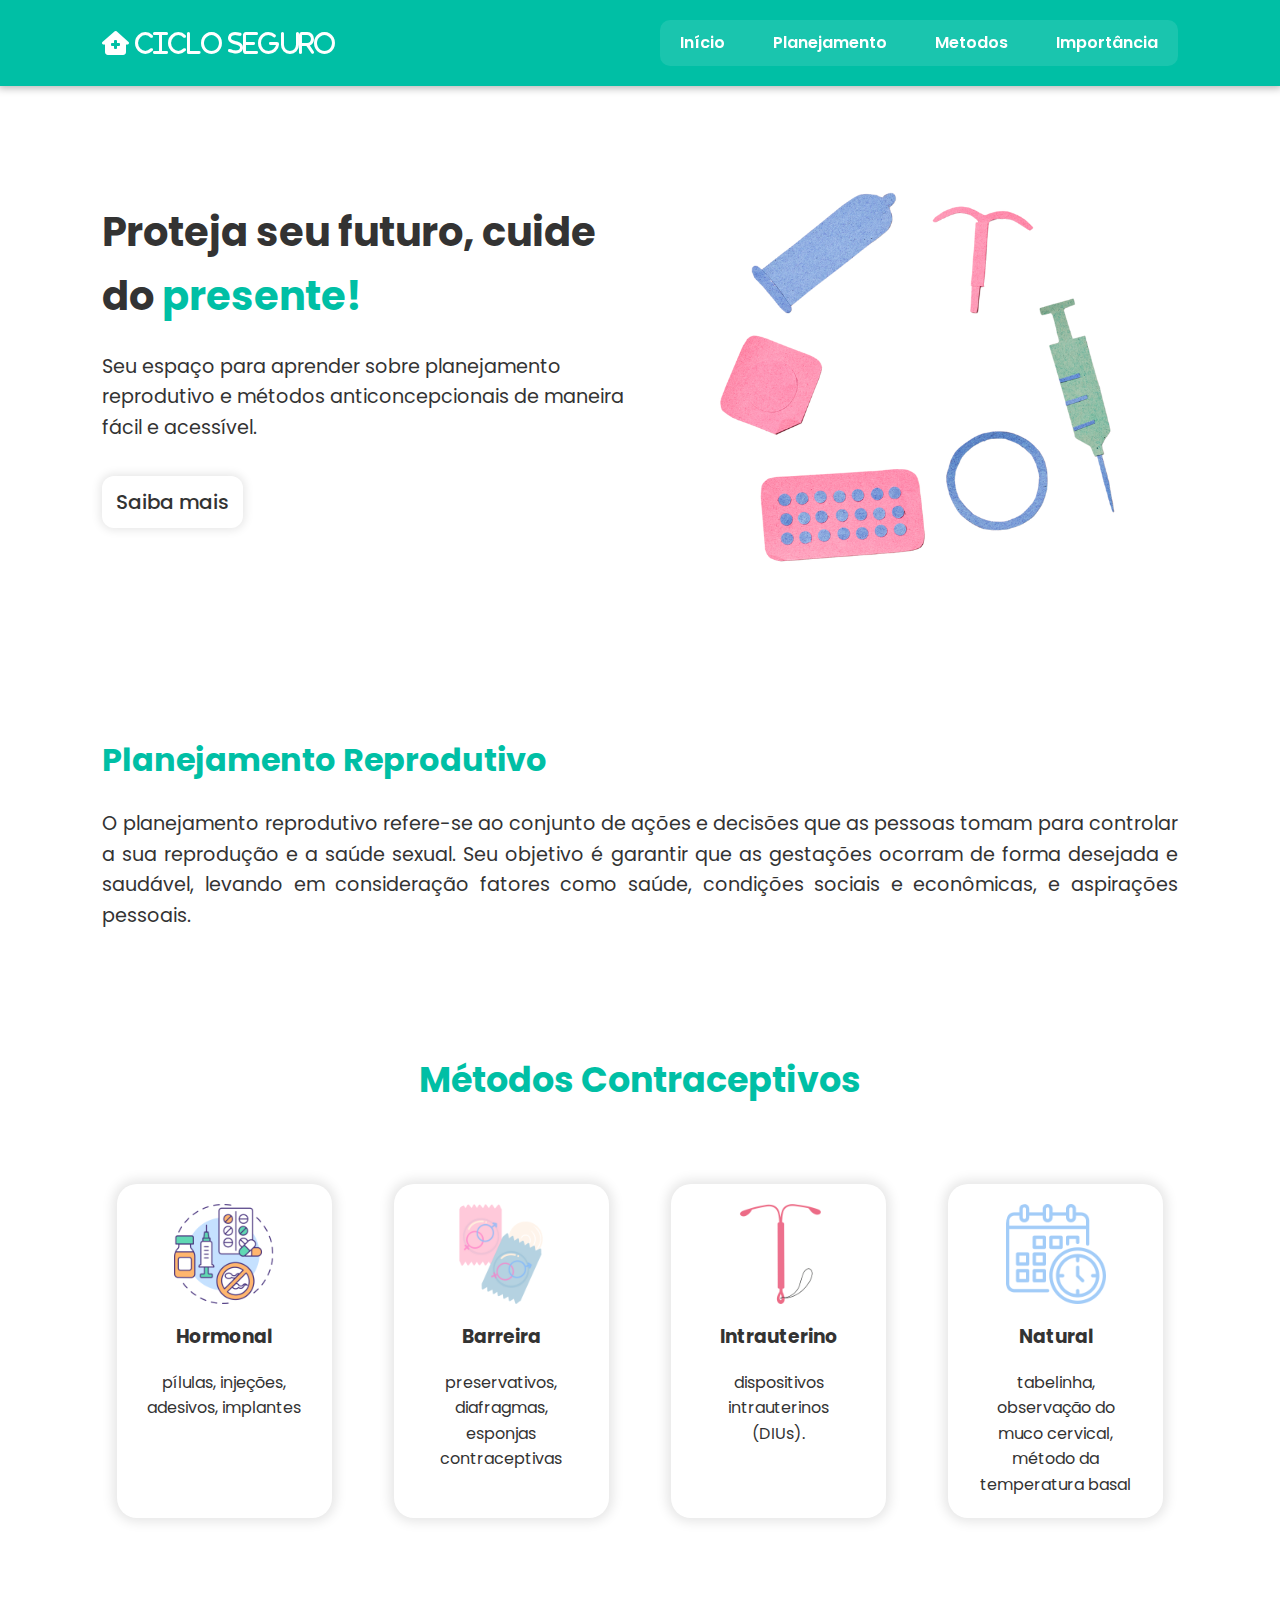
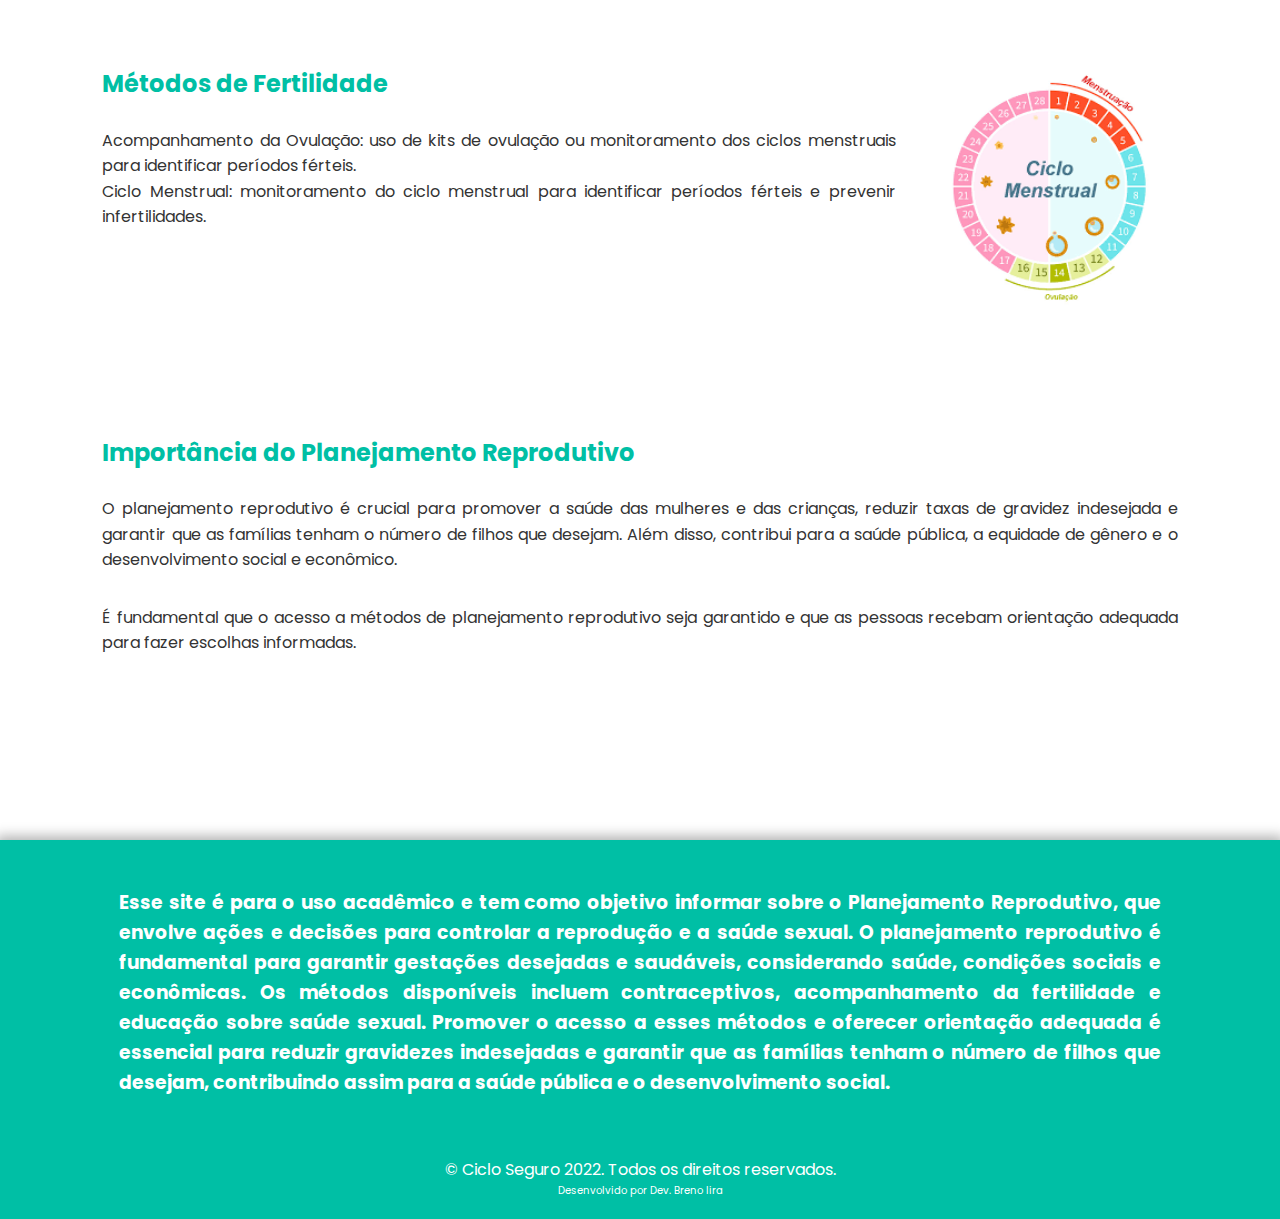
<file: index.html>
<!DOCTYPE html>
<html lang="pt-br">
<head>
    <meta charset="UTF-8">
    <meta name="viewport" content="width=device-width, initial-scale=1.0">
    <link rel="stylesheet" href="https://cdnjs.cloudflare.com/ajax/libs/font-awesome/6.6.0/css/all.min.css">
    <link rel="stylesheet" href="style.css">
    <link rel="icon" href="./imagens/vetor.png">
    <title>Ciclo Seguro</title>
</head>
<body>
    <header>
        <nav id="navbar">
            <i class="fa-solid fa-house-medical" id="logo"> Ciclo Seguro</i>

            <ul id="navlist">
                <li class="nav-link"><a href="#inicio">Início</a></li>
                <li class="nav-link"><a href="#planejamento">Planejamento</a></li>
                <li class="nav-link"><a href="#metodos">Metodos</a></li>
                <li class="nav-link"><a href="#importante">Importância</a></li>
            </ul>

        </nav>
    </header>

    <section id="inicio">
        <div id="cta">
            <h1 class="inicio-title">Proteja seu futuro, cuide do <span>presente!</span></h1>
            <p class="inicio-discription">
                Seu espaço para aprender sobre planejamento reprodutivo e métodos 
                anticoncepcionais de maneira fácil e acessível.
            </p>

            <div id="cta-buttons">
                <a href="./saibamais/saibamais.html" class="btn-default">Saiba mais</a>
            </div>

        </div>

        <div class="inicio-banner">
            <img src="./imagens/contacepitivos.png" alt="banner">
        </div>

    </section>

    <section id="planejamento">
        <h1 class="plan-title">Planejamento Reprodutivo</h1>

        <p class="plan-description">
            O planejamento reprodutivo refere-se ao conjunto de ações e decisões que as pessoas tomam
            para controlar a sua reprodução e a saúde sexual. Seu objetivo é garantir que as gestações ocorram
            de forma desejada e saudável, levando em consideração fatores como saúde, condições sociais e
            econômicas, e aspirações pessoais.
        </p>
    </section>

    <section id="metodos">
        <h2 class="metodos-title">Métodos Contraceptivos</h2>
        <div id="cardsmetodos">
            <div class="card">
                <img src="./imagens/hormonal.png" alt="metodo01">
                <h3 class="card-title">Hormonal</h3>
                <span class="card-description"> pílulas, injeções, adesivos, implantes</span>
            </div>

            <div class="card">
                <img src="./imagens/barreira.png" alt="metodo02">
                <h3 class="card-title">Barreira</h3>
                <span class="card-description"> preservativos, diafragmas, esponjas contraceptivas</span>
            </div>
            
            <div class="card">
                <img src="./imagens/intrauterino.png" alt="metodo03">
                <h3 class="card-title">Intrauterino</h3>
                <span class="card-description">dispositivos intrauterinos (DIUs).</span>
            </div>

            <div class="card">
                <img src="./imagens/naturall.png" alt="metodo04">
                <h3 class="card-title">Natural</h3>
                <span class="card-description">tabelinha, observação do muco cervical, método da temperatura basal</span>
            </div>
        </div>

        <div id="fertilidade">
            <div class="text">
                <h2 class="title-ferti">Métodos de Fertilidade</h2>

            <p class="description-ferti">
                Acompanhamento da Ovulação: uso de kits de ovulação ou monitoramento dos ciclos
                menstruais para identificar períodos férteis.
            </p>

            <p class="description-ferti01">
                Ciclo Menstrual: monitoramento do ciclo menstrual para identificar períodos férteis
                e prevenir infertilidades.
            </p>
            </div>

            <div class="ferti-img">
                <img src="./imagens/CICLO.png" alt="fertilidade">
            </div>

        </div>

    </section>

    <section id="importante">
        <h2 class="title-import">Importância do Planejamento Reprodutivo</h2>
        <p class="description-text">
            O planejamento reprodutivo é crucial para promover a saúde das mulheres e das crianças,
            reduzir taxas de gravidez indesejada e garantir que as famílias tenham o número de filhos que
            desejam. Além disso, contribui para a saúde pública, a equidade de gênero e o desenvolvimento
            social e econômico.
        </p>
        <p class="description-text02">
            É fundamental que o acesso a métodos de planejamento reprodutivo seja garantido e que as
            pessoas recebam orientação adequada para fazer escolhas informadas.
        </p>

    </section>

    <footer>

        <h3>Esse site é para o uso acadêmico e tem como objetivo informar sobre o Planejamento Reprodutivo, que envolve ações e decisões para controlar a reprodução e a saúde sexual. O planejamento reprodutivo é fundamental para garantir gestações desejadas e saudáveis, considerando saúde, condições sociais e econômicas. 
            Os métodos disponíveis incluem contraceptivos, acompanhamento da fertilidade e educação sobre saúde sexual. Promover o acesso a esses métodos e oferecer orientação adequada é essencial para reduzir gravidezes indesejadas e garantir que as famílias tenham o número de filhos que desejam, contribuindo assim para a saúde pública e o desenvolvimento social.
        </h3>

        <p class="copy">&copy; Ciclo Seguro 2022. Todos os direitos reservados.</p>
        
        <div id="dev-info">
            <p class="dev">Desenvolvido por Dev. Breno lira</p>
        </div>

    </footer>

</body>
</html>
</file>
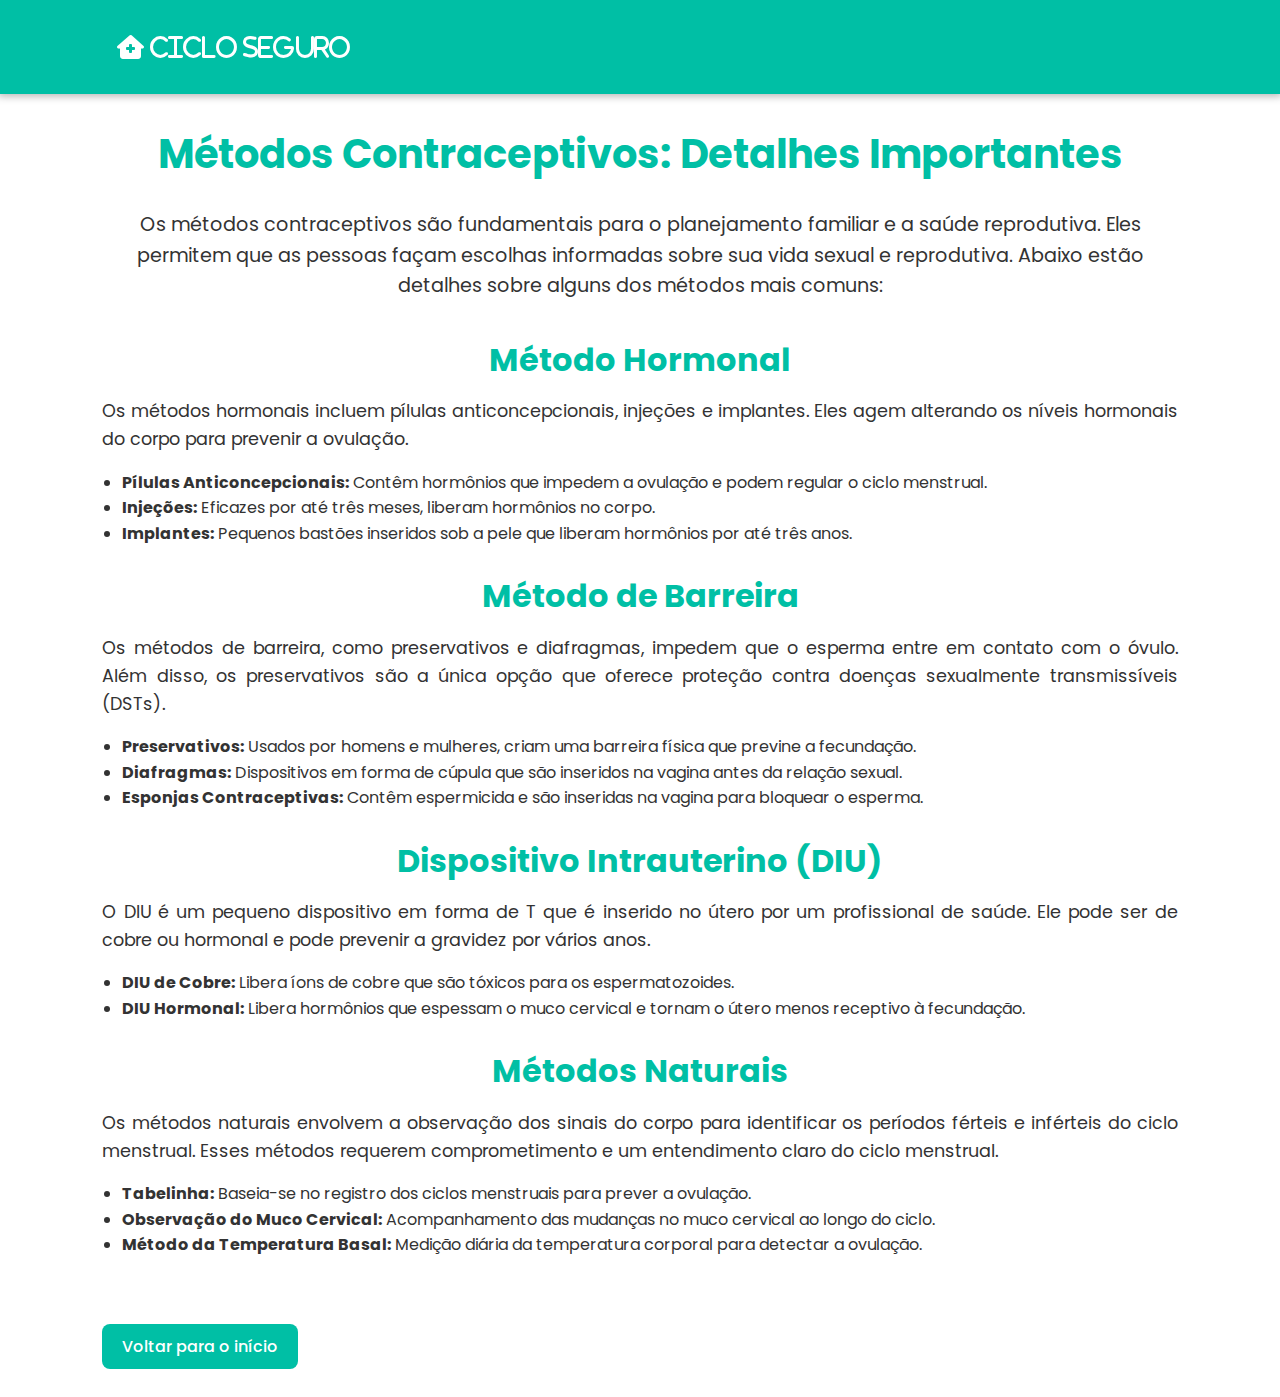
<file: saibamais/saibamais.html>
<!DOCTYPE html>
<html lang="pt-br">
<head>
    <meta charset="UTF-8">
    <meta name="viewport" content="width=device-width, initial-scale=1.0">
    <link rel="stylesheet" href="https://cdnjs.cloudflare.com/ajax/libs/font-awesome/6.6.0/css/all.min.css">
    <link rel="stylesheet" href="saibamais.css">
    <link rel="icon" href="../imagens/vetor.png">
    <title>Saiba Mais - Ciclo Seguro</title>
</head>
<body>
    <header>
        <nav id="navbar">
            <i class="fa-solid fa-house-medical" id="logo"> Ciclo Seguro</i>
        </nav>
    </header>

    <section id="saiba-mais">
        <h1 class="saiba-title">Métodos Contraceptivos: Detalhes Importantes</h1>
        
        <p class="saiba-description">
            Os métodos contraceptivos são fundamentais para o planejamento familiar e a saúde reprodutiva. Eles permitem que as pessoas façam escolhas informadas sobre sua vida sexual e reprodutiva. Abaixo estão detalhes sobre alguns dos métodos mais comuns:
        </p>

        <h2 class="metodo-title">Método Hormonal</h2>
        <p class="metodo-description">
            Os métodos hormonais incluem pílulas anticoncepcionais, injeções e implantes. Eles agem alterando os níveis hormonais do corpo para prevenir a ovulação. 
        </p>
        <ul>
            <li><strong>Pílulas Anticoncepcionais:</strong> Contêm hormônios que impedem a ovulação e podem regular o ciclo menstrual.</li>
            <li><strong>Injeções:</strong> Eficazes por até três meses, liberam hormônios no corpo.</li>
            <li><strong>Implantes:</strong> Pequenos bastões inseridos sob a pele que liberam hormônios por até três anos.</li>
        </ul>

        <h2 class="metodo-title">Método de Barreira</h2>
        <p class="metodo-description">
            Os métodos de barreira, como preservativos e diafragmas, impedem que o esperma entre em contato com o óvulo. Além disso, os preservativos são a única opção que oferece proteção contra doenças sexualmente transmissíveis (DSTs).
        </p>
        <ul>
            <li><strong>Preservativos:</strong> Usados por homens e mulheres, criam uma barreira física que previne a fecundação.</li>
            <li><strong>Diafragmas:</strong> Dispositivos em forma de cúpula que são inseridos na vagina antes da relação sexual.</li>
            <li><strong>Esponjas Contraceptivas:</strong> Contêm espermicida e são inseridas na vagina para bloquear o esperma.</li>
        </ul>

        <h2 class="metodo-title">Dispositivo Intrauterino (DIU)</h2>
        <p class="metodo-description">
            O DIU é um pequeno dispositivo em forma de T que é inserido no útero por um profissional de saúde. Ele pode ser de cobre ou hormonal e pode prevenir a gravidez por vários anos.
        </p>
        <ul>
            <li><strong>DIU de Cobre:</strong> Libera íons de cobre que são tóxicos para os espermatozoides.</li>
            <li><strong>DIU Hormonal:</strong> Libera hormônios que espessam o muco cervical e tornam o útero menos receptivo à fecundação.</li>
        </ul>

        <h2 class="metodo-title">Métodos Naturais</h2>
        <p class="metodo-description">
            Os métodos naturais envolvem a observação dos sinais do corpo para identificar os períodos férteis e inférteis do ciclo menstrual. Esses métodos requerem comprometimento e um entendimento claro do ciclo menstrual.
        </p>
        <ul>
            <li><strong>Tabelinha:</strong> Baseia-se no registro dos ciclos menstruais para prever a ovulação.</li>
            <li><strong>Observação do Muco Cervical:</strong> Acompanhamento das mudanças no muco cervical ao longo do ciclo.</li>
            <li><strong>Método da Temperatura Basal:</strong> Medição diária da temperatura corporal para detectar a ovulação.</li>
        </ul>

        <a href="../index.html" class="btn-back">Voltar para o início</a>
    </section>

</body>
</html>
</file>
<file: style.css>
@import url('https://fonts.googleapis.com/css2?family=Poppins:ital,wght@0,100;0,200;0,300;0,400;0,500;0,600;0,700;0,800;1,100;1,200;1,300;1,400;1,500;1,600;1,700;1,800&display=swap');

* {
    font-family: 'Poppins', sans-serif;
    margin: 0;
    padding: 0;
    box-sizing: border-box;
}

body {
    background-color: #ffffff;
    color: #333;
    line-height: 1.6;
}

.btn-default {
    border: none;
    display: flex;
    align-items: center;
    justify-content: center;
    background-color: #ffffff;
    border-radius: 12px;
    padding: 10px 14px;
    font-weight: 500;
    box-shadow: 0px 0px 10px 2px rgba(0, 0, 0, 0.1);
    transition: background-color .5s ease;
    font-size: 20px;
}

.btn-default:hover {
    text-decoration: none;
    background: #00bfa5;
}

header {
    background-color: #00bfa5;
    width: 100%;
    padding: 20px 8%;
    position: sticky;
    top: 0;
    box-shadow: 0px 0px 8px 2px rgba(0, 0, 0, 0.3);
    z-index: 10;
}

#navbar {
    width: 100%;
    display: flex;
    align-items: center;
    justify-content: space-between;
}

#navbar #logo {
    font-size: 24px;
    color: #fff;
}

#navbar #navlist {
    list-style: none;
    display: flex;
    gap: 48px;
    background-color: rgba(255, 255, 255, 0.1);
    border-radius: 10px;
    padding: 10px 20px;
}

#navbar #navlist a {
    text-decoration: none;
    color: #ffffff;
    font-weight: 600;
    transition: color 0.3s;
}

#navbar #navlist a:hover {
    color: #00bfa5;
}

section {
    padding: 28px 8%;
}

#inicio {
    display: flex; 
    align-items: center; 
    justify-content: space-between; 
    margin-top: 0;
    gap: 20px; 
}

#cta {
    max-width: 550px; 
}

#inicio .inicio-title {
    font-size: 2.5em;
    color: #333;
    margin-bottom: 24px;
}

#inicio .inicio-title span {
    color: #00bfa5;
}

#inicio .inicio-discription {
    font-size: 1.2em;
    margin-bottom: 32px;
}

#inicio .inicio-banner {
    display: flex; 
    align-items: start; 
}

#inicio .inicio-banner img {
    height: auto; 
    width: 500px; 
}

#cta-buttons {
    display: flex;
    gap: 24px;
}

#cta-buttons a {
    text-decoration: none;
    color: #333;
}

#planejamento .plan-title {
    color: #00bfa5;
    margin-bottom: 24px;
    margin-top: 64px;
}

#planejamento .plan-description {
    font-size: 1.2em;
    text-align: justify;
}

#metodos {
    text-align: center;
    margin: 64px 0px;
}

#cardsmetodos {
    display: flex;
    justify-content: center;
    flex-wrap: wrap;
    gap: 62px;
    margin-top: 32px;
}

#cardsmetodos .card {
    display: flex;
    flex-direction: column;
    align-items: center;
    border-radius: 20px;
    gap: 18px;
    width: 20%;
    padding: 20px;
    background-color: white;
    box-shadow: 0px 0px 12px 4px rgba(0, 0, 0, 0.1);
    text-align: center;
    transition: background-color 0.5s ease; 
}

#cardsmetodos .card:hover {
    background-color: #00bfa5;
}

.card-description {
    text-align: center;
    padding: 0 10px;
    box-sizing: border-box;
}

.metodos-title {
    color: #00bfa5;
    font-size: 2.1875rem;
    margin-bottom: 76px;
}

#cardsmetodos img {
    width: 100px;
    border-radius: 20%;
}

#fertilidade {
    display: flex;
    align-items: center;
    margin-top: 64px;
}

#fertilidade img {
    display: flex; 
    align-items: start; 
    width: 250px;
    margin-left: 32px;
    margin-top: 82px;
}

#fertilidade .title-ferti {
    color: #00bfa5;
    margin-bottom: 24px;
}

#fertilidade .text {
    text-align: right;
    text-align: justify;
    width: 80%;
}

@media (max-width: 1200px) {
    #cardsmetodos .card {
        width: 30%; 
    }
}

@media (max-width: 1200px) {
    #navbar #navlist a {
        gap: 20px; 
        z-index: 1;
    }

    header{
        z-index: 2;
    }
    
    #cardsmetodos .card {
        width: 45%; 
    }

    #inicio {
        flex-direction: column; 
        align-items: center; 
    }

    #inicio .inicio-banner img {
        width: 100%; 
    }

    #cta {
        text-align: center; 
    }
}

@media (max-width: 600px) {
    header {
        padding: 28px 8%; 
    }
    
    #navbar #logo {
        font-size: 20px; 
    }

    #navbar #navlist {
        display: none; 
    }

    #navbar {
        justify-content: center; 
    }

    #inicio .inicio-title {
        font-size: 2em; 
    }

    #inicio .inicio-discription {
        font-size: 1em; 
    }

    #fertilidade {
        flex-direction: column; 
        align-items: center; 
    }

    #fertilidade img {
        width: 100%; 
        max-width: 250px; 
    }

    #fertilidade .text {
        width: 100%; 
        text-align: center; 
    }
}

.title-import {
    color: #00bfa5;
    margin-bottom: 24px;
}

.description-text {
    text-align: justify;
    margin-bottom: 32px;
}

.description-text02 {
    text-align: justify;
    margin-bottom: 32px;
}

footer {
    margin-top: 124px;
    background-color: #00bfa5;
    padding: 20px;
    box-shadow: 0px 0px 12px 4px rgba(0, 0, 0, 0.3);
}

footer h3 {
    text-align: center;
    text-align: justify;
    color: white;
    padding: 28px 8%;
}

footer p {
    color: white;
    text-align: center;
}

.copy {
    margin-top: 32px;
}

.dev {
    font-size: 10px;
    padding: 0;
    margin: 0;
}
</file>
<file: saibamais/saibamais.css>
@import url('https://fonts.googleapis.com/css2?family=Poppins:ital,wght@0,100;0,200;0,300;0,400;0,500;0,600;0,700;0,800;1,100;1,200;1,300;1,400;1,500;1,600;1,700;1,800&display=swap');

* {
    font-family: 'Poppins', sans-serif;
    margin: 0;
    padding: 0;
    box-sizing: border-box;
}

body {
    background-color: #ffffff;
    color: #333;
    line-height: 1.6;
}

header {
    background-color: #00bfa5;
    width: 100%;
    padding: 20px 8%;
    position: sticky;
    top: 0;
    box-shadow: 0px 0px 8px 2px rgba(0, 0, 0, 0.3);
    z-index: 3;
}

#navbar {
    display: flex;
    align-items: center;
    justify-content: space-between;
}

#navbar #logo {
    font-size: 24px;
    color: #fff;
    padding: 15px;
}

#saiba-mais {
    padding: 28px 8%;
}

.saiba-title {
    font-size: 2.5em;
    color: #00bfa5;
    margin-bottom: 24px;
    text-align: center;
}

.saiba-description {
    font-size: 1.2em;
    margin-bottom: 32px;
    text-align: center;
}

.metodo-title {
    color: #00bfa5;
    margin-bottom: 12px;
    font-size: 2em;
    text-align: center;
}

.metodo-description {
    font-size: 1.1em;
    margin-bottom: 16px;
    text-align: justify;
}

ul {
    list-style: disc;
    padding-left: 20px;
    margin-bottom: 24px;
}

.btn-back {
    display: inline-block;
    text-decoration: none;
    background-color: #00bfa5;
    color: white;
    padding: 10px 20px;
    border-radius: 8px;
    font-weight: 500;
    transition: background-color 0.2s ease;
    margin: 0 auto;
    text-align: center;
    margin-top: 42px;
}

.btn-back:hover {
    background-color: #cacaca;
}

@media (max-width: 600px) {
    header {
        padding: 10px 5%;
    }
    
    #navbar #logo {
        font-size: 20px;
    }

    .saiba-title {
        font-size: 2em;
    }

    .saiba-description {
        font-size: 1em;
    }
}
</file>
